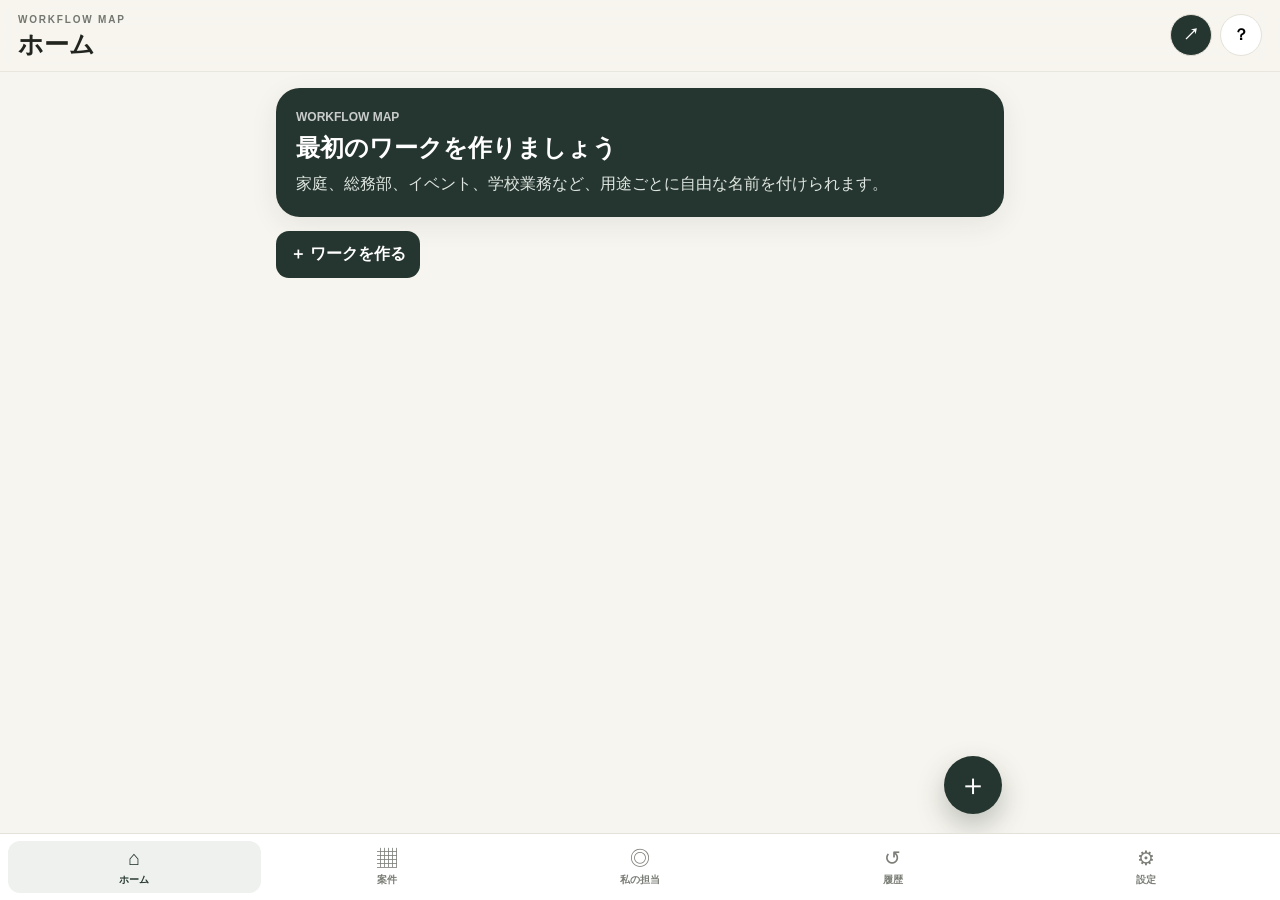
<file: index.html>
<!doctype html>
<html lang="ja">
<head>
<meta charset="utf-8">
<meta name="viewport" content="width=device-width,initial-scale=1,viewport-fit=cover">
<meta name="theme-color" content="#f7f5ef">
<title>Workflow Map</title>
<link rel="manifest" href="manifest.json">
<link rel="icon" href="icons/icon.svg">
<link rel="stylesheet" href="style.css">
</head>
<body>
<div id="app">
<header class="topbar">
  <div><div class="eyebrow">WORKFLOW MAP</div><h1 id="pageTitle">ホーム</h1></div>
  <div class="top-actions"><button class="icon-btn share-trigger" id="shareViewBtn" aria-label="共有用に表示">↗</button><button class="icon-btn" id="helpBtn" aria-label="使い方">？</button><button id="syncBtn" class="hidden" aria-hidden="true"></button></div>
</header>
<main id="main"></main>
<button id="fab" class="fab" aria-label="新しい案件">＋</button>
<nav class="bottom-nav" aria-label="メインナビゲーション">
<button data-tab="home" class="active"><span>⌂</span><b>ホーム</b></button>
<button data-tab="cases"><span>▦</span><b>案件</b></button>
<button data-tab="mine"><span>◎</span><b>私の担当</b></button>
<button data-tab="history"><span>↺</span><b>履歴</b></button>
<button data-tab="settings"><span>⚙</span><b>設定</b></button>
</nav>
</div>
<div id="sheet" class="sheet-backdrop hidden" role="dialog" aria-modal="true"><section class="sheet"><div class="sheet-handle"></div><div id="sheetContent"></div></section></div>
<div id="shareOverlay" class="share-overlay hidden" aria-modal="true" role="dialog"><div class="share-toolbar"><button class="button secondary" id="closeShareView">← 元の画面</button><label class="share-toggle"><input type="checkbox" id="shareHideDetails"> 詳細を隠す</label></div><main id="shareCanvas" class="share-canvas"></main></div>
<div id="toast" class="toast hidden"></div>
<script type="module" src="app.js"></script>
<script src="share.js"></script>
</body>
</html>
</file>
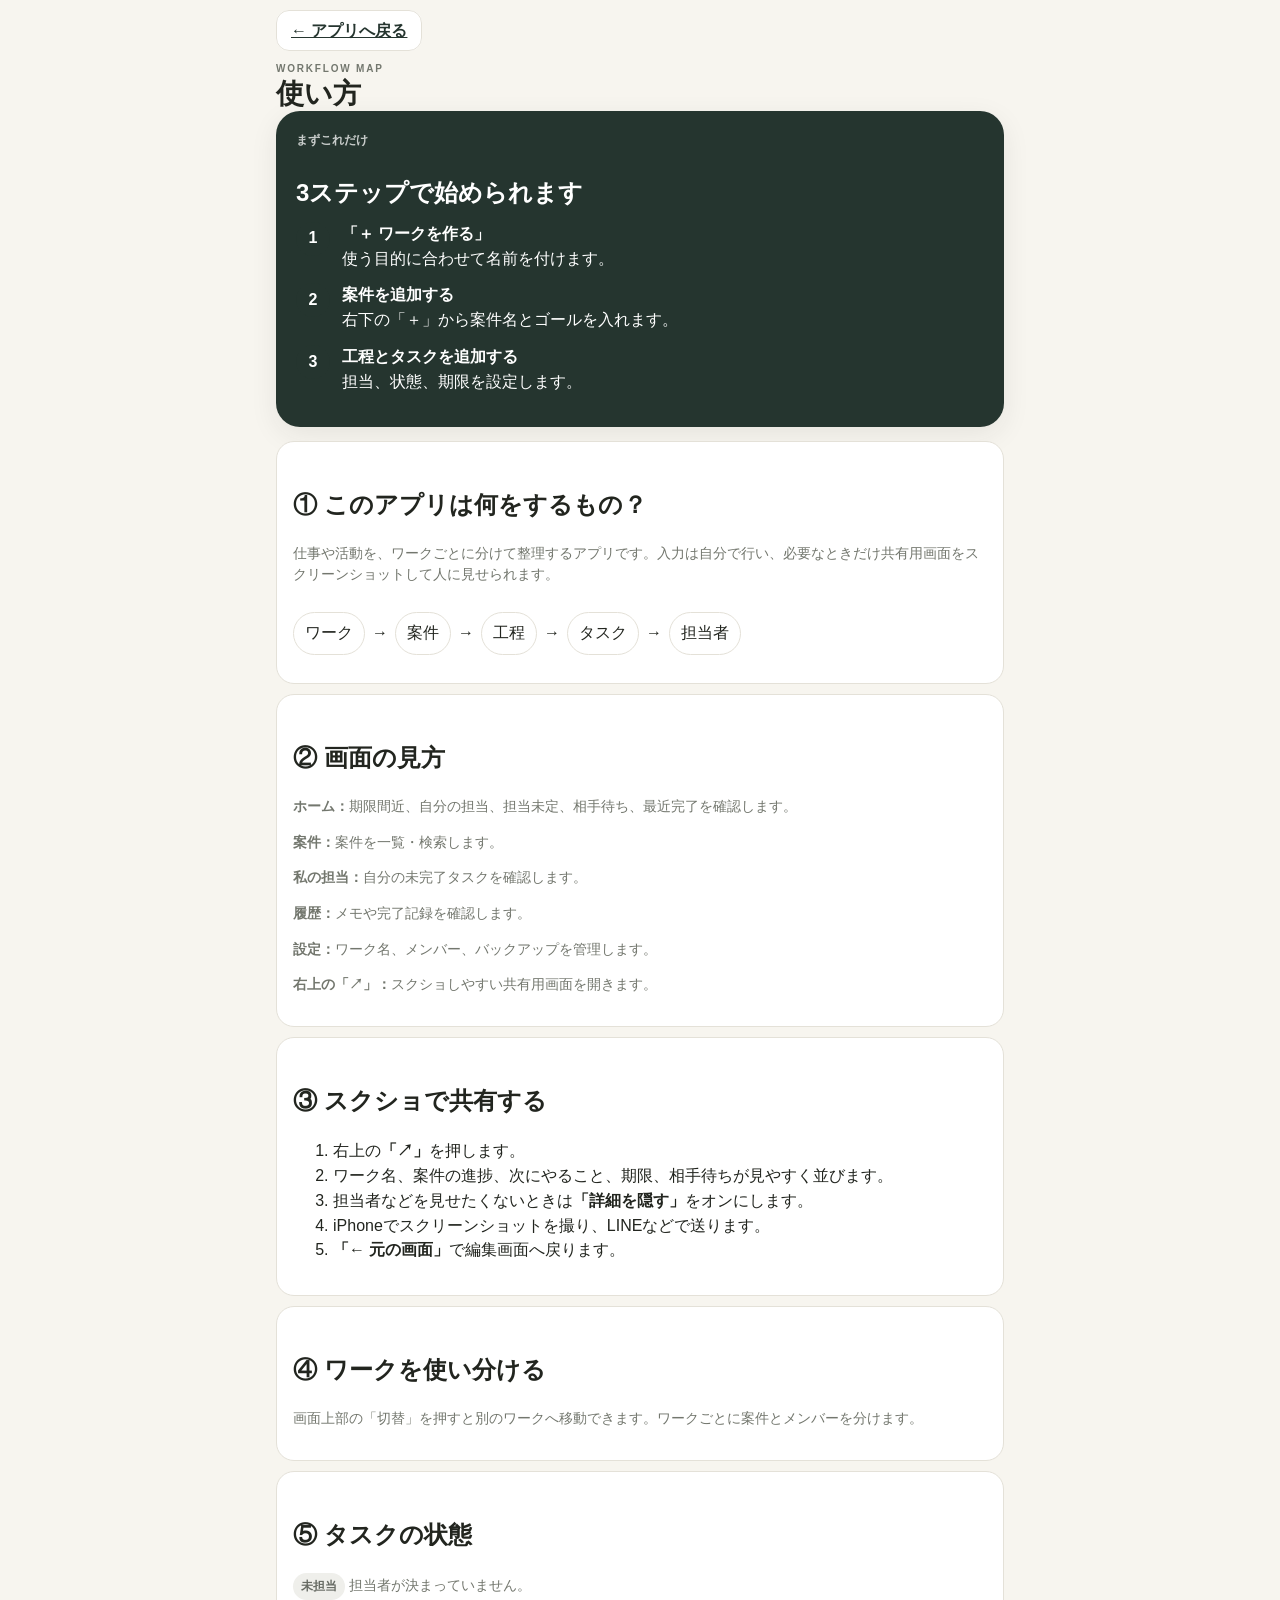
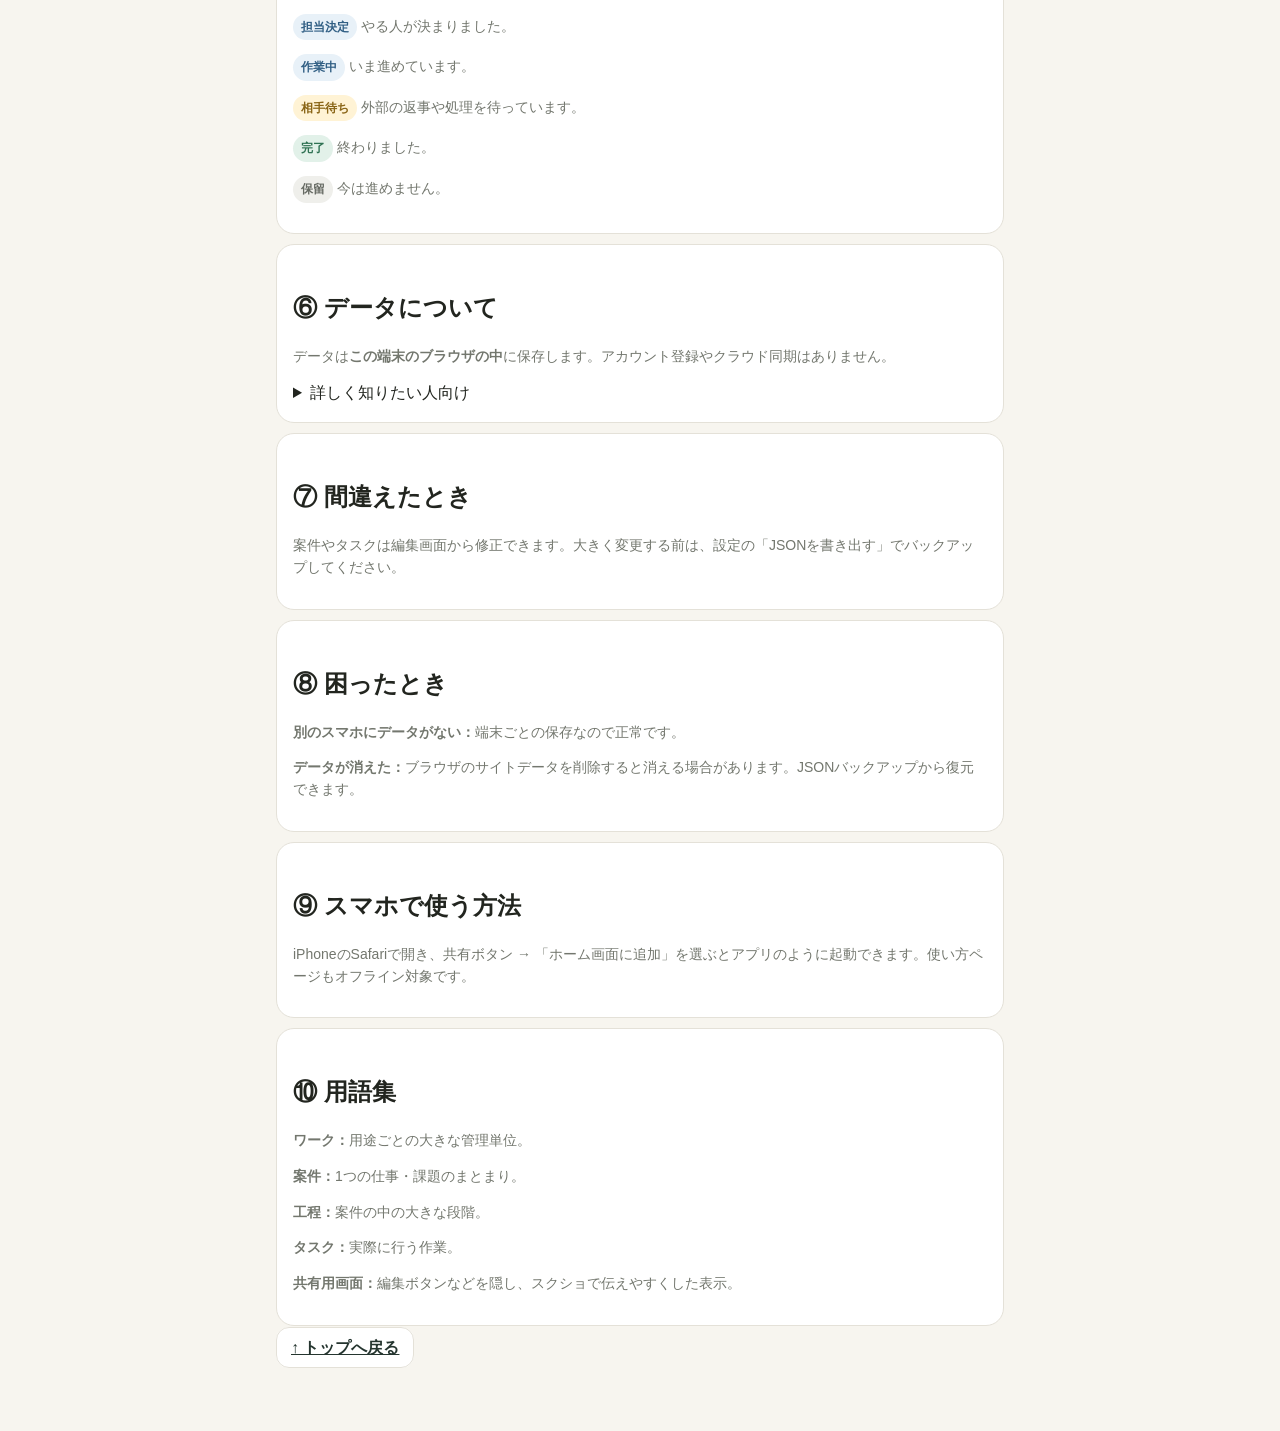
<file: manual.html>
<!doctype html><html lang="ja"><head><meta charset="utf-8"><meta name="viewport" content="width=device-width,initial-scale=1,viewport-fit=cover"><title>Workflow Map 使い方</title><link rel="stylesheet" href="style.css"><style>.manual{max-width:760px;margin:auto;padding:18px 16px 70px}.manual h1{font-size:28px}.manual h2{margin-top:28px}.step{display:grid;grid-template-columns:36px 1fr;gap:10px;margin:12px 0}.step b{display:grid;place-items:center;width:34px;height:34px;border-radius:50%;background:#25352f;color:#fff}.diagram{display:flex;gap:7px;overflow:auto;align-items:center;padding:12px 0}.diagram span{white-space:nowrap;background:#fff;border:1px solid var(--line);border-radius:999px;padding:8px 11px}.back{position:sticky;top:10px;z-index:3}</style></head><body><main class="manual"><a class="button secondary back" href="index.html">← アプリへ戻る</a><div class="eyebrow" style="margin-top:18px">WORKFLOW MAP</div><h1>使い方</h1><section class="hero"><div class="kicker">まずこれだけ</div><h2>3ステップで始められます</h2><div class="step"><b>1</b><div><strong>「＋ ワークを作る」</strong><br>使う目的に合わせて名前を付けます。</div></div><div class="step"><b>2</b><div><strong>案件を追加する</strong><br>右下の「＋」から案件名とゴールを入れます。</div></div><div class="step"><b>3</b><div><strong>工程とタスクを追加する</strong><br>担当、状態、期限を設定します。</div></div></section><section class="settings-card"><h2>① このアプリは何をするもの？</h2><p>仕事や活動を、ワークごとに分けて整理するアプリです。入力は自分で行い、必要なときだけ共有用画面をスクリーンショットして人に見せられます。</p><div class="diagram"><span>ワーク</span>→<span>案件</span>→<span>工程</span>→<span>タスク</span>→<span>担当者</span></div></section><section class="settings-card"><h2>② 画面の見方</h2><p><strong>ホーム：</strong>期限間近、自分の担当、担当未定、相手待ち、最近完了を確認します。</p><p><strong>案件：</strong>案件を一覧・検索します。</p><p><strong>私の担当：</strong>自分の未完了タスクを確認します。</p><p><strong>履歴：</strong>メモや完了記録を確認します。</p><p><strong>設定：</strong>ワーク名、メンバー、バックアップを管理します。</p><p><strong>右上の「↗」：</strong>スクショしやすい共有用画面を開きます。</p></section><section class="settings-card"><h2>③ スクショで共有する</h2><ol><li>右上の<strong>「↗」</strong>を押します。</li><li>ワーク名、案件の進捗、次にやること、期限、相手待ちが見やすく並びます。</li><li>担当者などを見せたくないときは<strong>「詳細を隠す」</strong>をオンにします。</li><li>iPhoneでスクリーンショットを撮り、LINEなどで送ります。</li><li><strong>「← 元の画面」</strong>で編集画面へ戻ります。</li></ol></section><section class="settings-card"><h2>④ ワークを使い分ける</h2><p>画面上部の「切替」を押すと別のワークへ移動できます。ワークごとに案件とメンバーを分けます。</p></section><section class="settings-card"><h2>⑤ タスクの状態</h2><p><span class="status gray">未担当</span> 担当者が決まっていません。</p><p><span class="status blue">担当決定</span> やる人が決まりました。</p><p><span class="status blue">作業中</span> いま進めています。</p><p><span class="status yellow">相手待ち</span> 外部の返事や処理を待っています。</p><p><span class="status green">完了</span> 終わりました。</p><p><span class="status gray">保留</span> 今は進めません。</p></section><section class="settings-card"><h2>⑥ データについて</h2><p>データは<strong>この端末のブラウザの中</strong>に保存します。アカウント登録やクラウド同期はありません。</p><details><summary>詳しく知りたい人向け</summary><p>ブラウザのlocalStorageを利用しています。別端末には自動同期されません。</p></details></section><section class="settings-card"><h2>⑦ 間違えたとき</h2><p>案件やタスクは編集画面から修正できます。大きく変更する前は、設定の「JSONを書き出す」でバックアップしてください。</p></section><section class="settings-card"><h2>⑧ 困ったとき</h2><p><strong>別のスマホにデータがない：</strong>端末ごとの保存なので正常です。</p><p><strong>データが消えた：</strong>ブラウザのサイトデータを削除すると消える場合があります。JSONバックアップから復元できます。</p></section><section class="settings-card"><h2>⑨ スマホで使う方法</h2><p>iPhoneのSafariで開き、共有ボタン → 「ホーム画面に追加」を選ぶとアプリのように起動できます。使い方ページもオフライン対象です。</p></section><section class="settings-card"><h2>⑩ 用語集</h2><p><strong>ワーク：</strong>用途ごとの大きな管理単位。</p><p><strong>案件：</strong>1つの仕事・課題のまとまり。</p><p><strong>工程：</strong>案件の中の大きな段階。</p><p><strong>タスク：</strong>実際に行う作業。</p><p><strong>共有用画面：</strong>編集ボタンなどを隠し、スクショで伝えやすくした表示。</p></section><a class="button secondary" href="#" onclick="window.scrollTo({top:0,behavior:'smooth'});return false">↑ トップへ戻る</a></main></body></html>
</file>
<file: style.css>
:root{--bg:#f7f5ef;--surface:#fff;--ink:#22251f;--muted:#73776e;--line:#e4e1d8;--red:#c7463b;--yellow:#d59b25;--green:#38835f;--blue:#3f6e96;--gray:#8b8e87;--shadow:0 8px 28px rgba(43,44,38,.08);font-family:-apple-system,BlinkMacSystemFont,"Hiragino Sans","Yu Gothic",sans-serif;color:var(--ink);background:var(--bg)}*{box-sizing:border-box}body{margin:0;background:var(--bg);min-height:100vh;font-size:16px;line-height:1.55}button,input,textarea,select{font:inherit}button{cursor:pointer}.hidden{display:none!important}.topbar{position:sticky;top:0;z-index:20;display:flex;justify-content:space-between;align-items:center;padding:calc(12px + env(safe-area-inset-top)) 18px 12px;background:rgba(247,245,239,.94);backdrop-filter:blur(14px);border-bottom:1px solid rgba(228,225,216,.75)}.eyebrow{font-size:10px;font-weight:800;letter-spacing:.18em;color:var(--muted)}h1{font-size:25px;margin:1px 0 0;line-height:1.2}.top-actions{display:flex;gap:8px}.icon-btn{width:42px;height:42px;border:1px solid var(--line);border-radius:50%;background:var(--surface);font-weight:800}.share-trigger{background:#25352f;color:#fff}.mode-banner{margin:10px 16px 0;padding:10px 12px;border-radius:12px;background:#fff3cd;color:#6d5314;font-size:13px;border:1px solid #eed58d}main{max-width:760px;margin:0 auto;padding:16px 16px calc(112px + env(safe-area-inset-bottom))}.section-head{display:flex;justify-content:space-between;align-items:end;margin:12px 2px 8px}.section-head h2{font-size:18px;margin:0}.section-head small{color:var(--muted)}.hero{background:#25352f;color:#fff;border-radius:24px;padding:20px;box-shadow:var(--shadow);margin-bottom:14px}.hero .kicker{font-size:12px;opacity:.75;font-weight:700}.hero h2{font-size:24px;margin:6px 0 8px;line-height:1.35}.hero p{margin:0;color:#dfe6e1}.overview-grid{display:grid;grid-template-columns:repeat(2,1fr);gap:10px}.overview-card{border:1px solid var(--line);background:var(--surface);border-radius:18px;padding:14px;text-align:left;min-height:104px;box-shadow:0 2px 8px rgba(0,0,0,.03)}.overview-card strong{display:block;font-size:28px;line-height:1.1;margin-top:8px}.overview-card small{color:var(--muted)}.case-card{background:var(--surface);border:1px solid var(--line);border-radius:20px;padding:16px;margin-bottom:10px;box-shadow:0 2px 10px rgba(0,0,0,.025)}.case-card h3{font-size:18px;margin:4px 0 10px}.case-top,.task-top,.row{display:flex;justify-content:space-between;gap:10px;align-items:center}.progress{height:8px;background:#eeece6;border-radius:99px;overflow:hidden;margin:8px 0}.progress>i{display:block;height:100%;background:var(--green);border-radius:99px}.next-box{margin-top:11px;padding:12px;border-radius:14px;background:#f3f5f2}.next-box .label{font-size:11px;color:var(--muted);font-weight:800}.next-box strong{display:block;margin-top:2px}.meta{display:flex;flex-wrap:wrap;gap:6px;margin-top:8px}.pill,.status{display:inline-flex;align-items:center;gap:4px;border-radius:999px;padding:4px 8px;font-size:12px;font-weight:700;background:#efefeb;color:#5d615a}.status.blue{background:#e8f1f8;color:#315f84}.status.yellow{background:#fff3d5;color:#8a6516}.status.green{background:#e2f1e9;color:#2f7253}.status.gray{background:#efefeb;color:#676b64}.pill.red,.pill.high{background:#f8e4e1;color:#a63a31}.empty{padding:26px 18px;text-align:center;border:1px dashed #cfcac0;border-radius:18px;color:var(--muted);background:rgba(255,255,255,.45)}.fab{position:fixed;right:18px;bottom:calc(86px + env(safe-area-inset-bottom));z-index:25;width:58px;height:58px;border:0;border-radius:50%;background:#25352f;color:#fff;font-size:30px;line-height:1;box-shadow:0 12px 28px rgba(37,53,47,.28)}.bottom-nav{position:fixed;left:0;right:0;bottom:0;z-index:30;display:grid;grid-template-columns:repeat(5,1fr);padding:7px 8px calc(7px + env(safe-area-inset-bottom));background:rgba(255,255,255,.96);backdrop-filter:blur(16px);border-top:1px solid var(--line)}.bottom-nav button{border:0;background:transparent;color:#7a7e76;padding:5px 2px;border-radius:12px;min-height:52px}.bottom-nav span{display:block;font-size:20px;line-height:1.1}.bottom-nav b{display:block;font-size:10px;margin-top:3px}.bottom-nav button.active{color:#25352f;background:#eef1ed}.search{width:100%;border:1px solid var(--line);background:#fff;border-radius:14px;padding:12px 14px;margin-bottom:12px}.stage-card{background:#fff;border:1px solid var(--line);border-radius:20px;padding:14px;margin:10px 0}.stage-card>header{display:flex;justify-content:space-between;align-items:center;gap:8px}.stage-card h3{margin:0;font-size:17px}.task-card{border-top:1px solid var(--line);padding:13px 0}.task-card h4{margin:0;font-size:16px}.button{border:0;border-radius:13px;padding:11px 14px;background:#25352f;color:#fff;font-weight:800}.button.secondary{background:#fff;color:#25352f;border:1px solid var(--line)}.button.danger{background:#fff0ee;color:#a63a31}.button.small{padding:7px 10px;font-size:13px}.button-row{display:flex;gap:8px;flex-wrap:wrap;margin-top:12px}.sheet-backdrop{position:fixed;inset:0;z-index:50;background:rgba(20,25,22,.38);display:flex;align-items:flex-end}.sheet{width:100%;max-height:92vh;overflow:auto;background:var(--bg);border-radius:24px 24px 0 0;padding:10px 18px calc(22px + env(safe-area-inset-bottom));box-shadow:0 -20px 50px rgba(0,0,0,.18)}.sheet-handle{width:42px;height:5px;border-radius:99px;background:#c8c7c0;margin:2px auto 14px}.sheet h2{margin:0 0 12px}.field{margin:12px 0}.field label{display:block;font-size:13px;font-weight:800;margin-bottom:5px}.field input,.field textarea,.field select{width:100%;border:1px solid #d7d3c9;border-radius:12px;padding:11px 12px;background:#fff}.field textarea{min-height:88px;resize:vertical}.check-grid{display:grid;grid-template-columns:repeat(2,1fr);gap:7px}.check{display:flex;align-items:center;gap:8px;border:1px solid var(--line);border-radius:11px;padding:9px 10px;background:#fff}.check input{width:18px;height:18px}.divider{height:1px;background:var(--line);margin:16px 0}.note{background:#fff;border:1px solid var(--line);border-radius:15px;padding:12px;margin-bottom:8px}.note small{color:var(--muted)}.note p{white-space:pre-wrap;margin:6px 0 0}.settings-card{background:#fff;border:1px solid var(--line);border-radius:18px;padding:16px;margin-bottom:10px}.settings-card h3{margin:0 0 8px}.settings-card p{color:var(--muted);font-size:14px}.toast{position:fixed;left:50%;bottom:calc(88px + env(safe-area-inset-bottom));transform:translateX(-50%);z-index:100;background:#242924;color:#fff;padding:10px 14px;border-radius:999px;font-size:13px;box-shadow:var(--shadow)}
.share-overlay{position:fixed;inset:0;z-index:200;background:#ece9e1;overflow:auto}.share-toolbar{position:sticky;top:0;z-index:2;display:flex;justify-content:space-between;align-items:center;gap:10px;padding:calc(10px + env(safe-area-inset-top)) 14px 10px;background:rgba(236,233,225,.96);border-bottom:1px solid #d8d3c8;backdrop-filter:blur(12px)}.share-toggle{font-size:13px;font-weight:700;display:flex;align-items:center;gap:6px}.share-toggle input{width:20px;height:20px}.share-canvas{padding:24px 16px 50px;max-width:640px}.share-head{padding:8px 2px 20px}.share-head h1{font-size:30px;margin:4px 0}.share-head p{margin:4px 0;color:var(--muted);font-size:14px}.share-case{background:#fff;border:1px solid #dcd8ce;border-radius:20px;padding:16px;margin-bottom:12px;box-shadow:0 3px 12px rgba(0,0,0,.035)}.share-case-top{display:flex;align-items:center;justify-content:space-between;gap:12px}.share-case-top h2{font-size:19px;margin:0}.share-case-top strong{font-size:20px}.share-next{margin-top:12px;padding:12px;background:#f2f4f0;border-radius:14px}.share-next small{display:block;color:var(--muted);font-weight:800}.share-next b{display:block;font-size:17px;margin-top:2px}.share-meta{display:flex;flex-wrap:wrap;gap:6px;margin-top:8px}.share-meta span{font-size:12px;font-weight:700;background:#fff;border:1px solid #dddcd5;border-radius:999px;padding:4px 8px}.share-wait{margin-top:9px;padding:9px 10px;border-radius:11px;background:#fff4d9;color:#765817;font-size:13px}.share-done{margin-top:10px;color:var(--green);font-weight:800}.share-foot{text-align:right;color:var(--muted);font-size:12px;padding:8px 2px}.share-empty{text-align:center;padding:40px 15px;color:var(--muted)}
@media(min-width:700px){.overview-grid{grid-template-columns:repeat(5,1fr)}.fab{right:calc((100vw - 760px)/2 + 18px)}}
</file>
